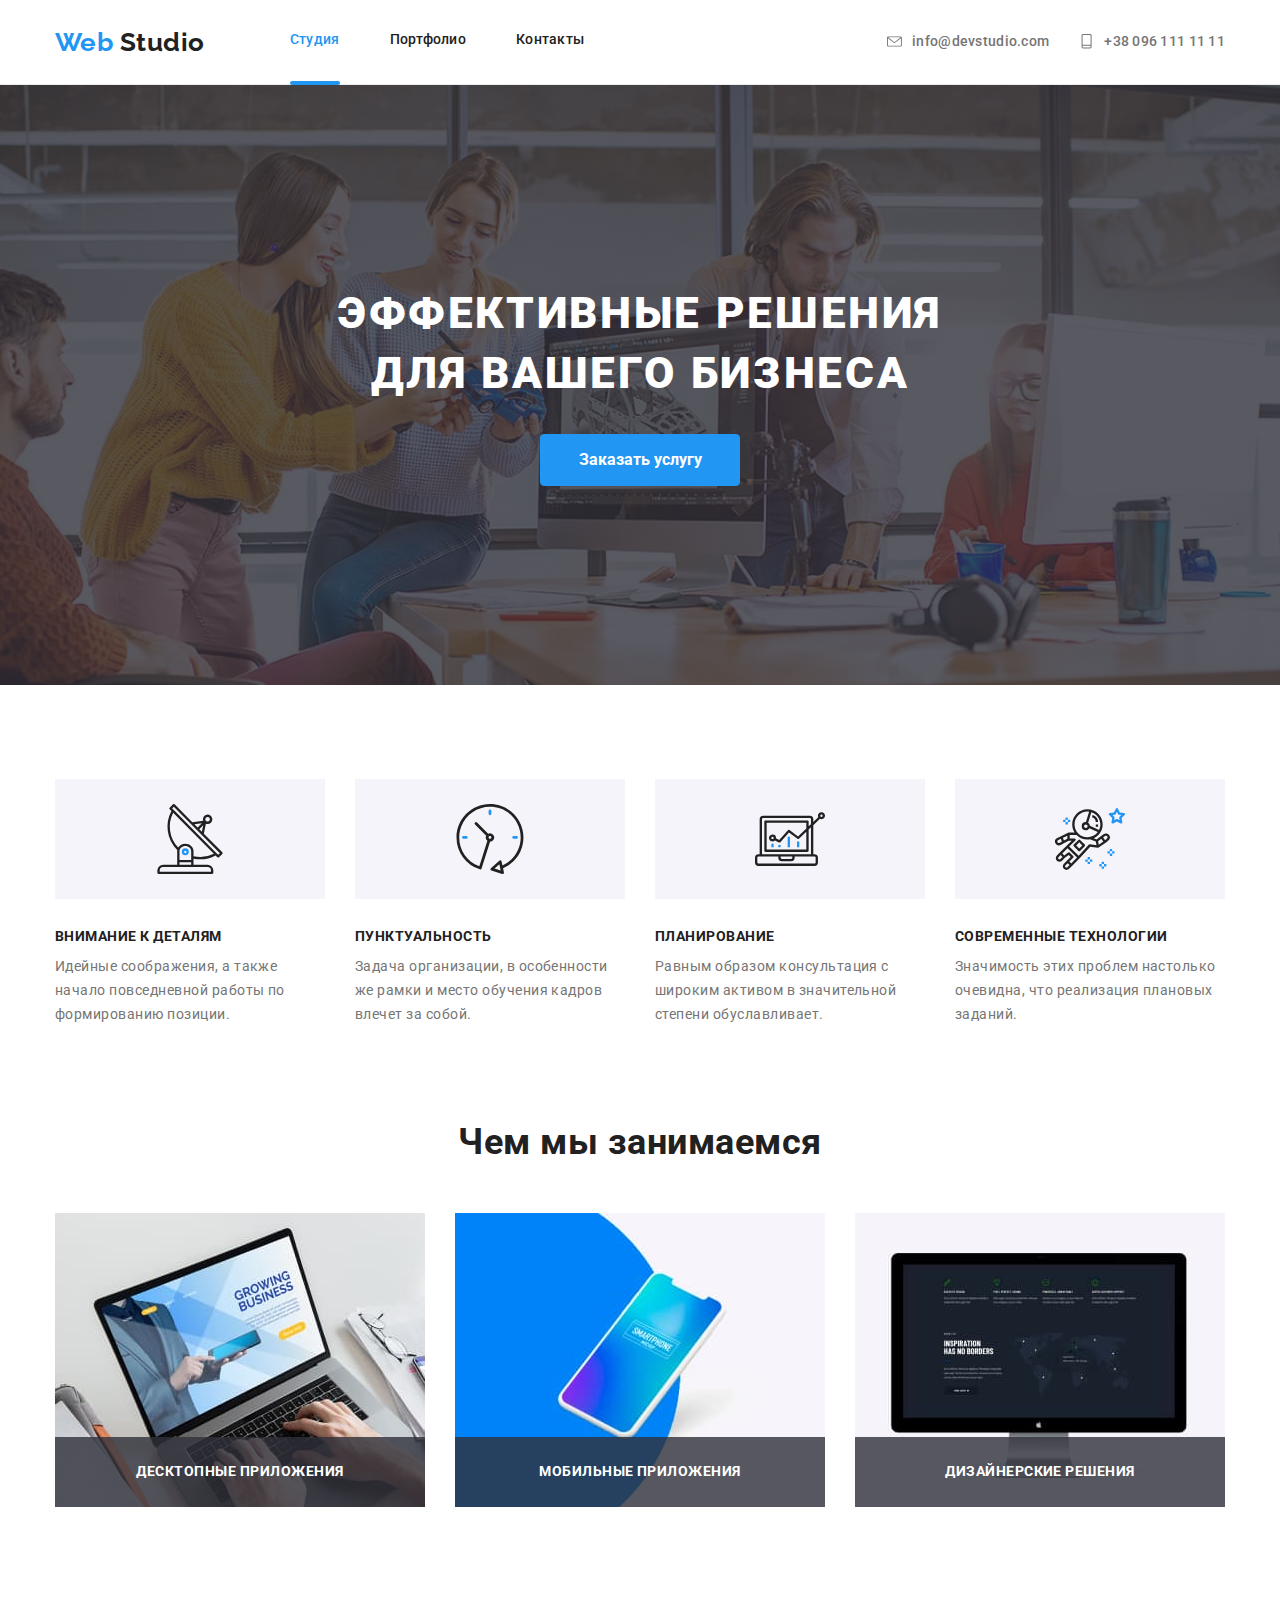
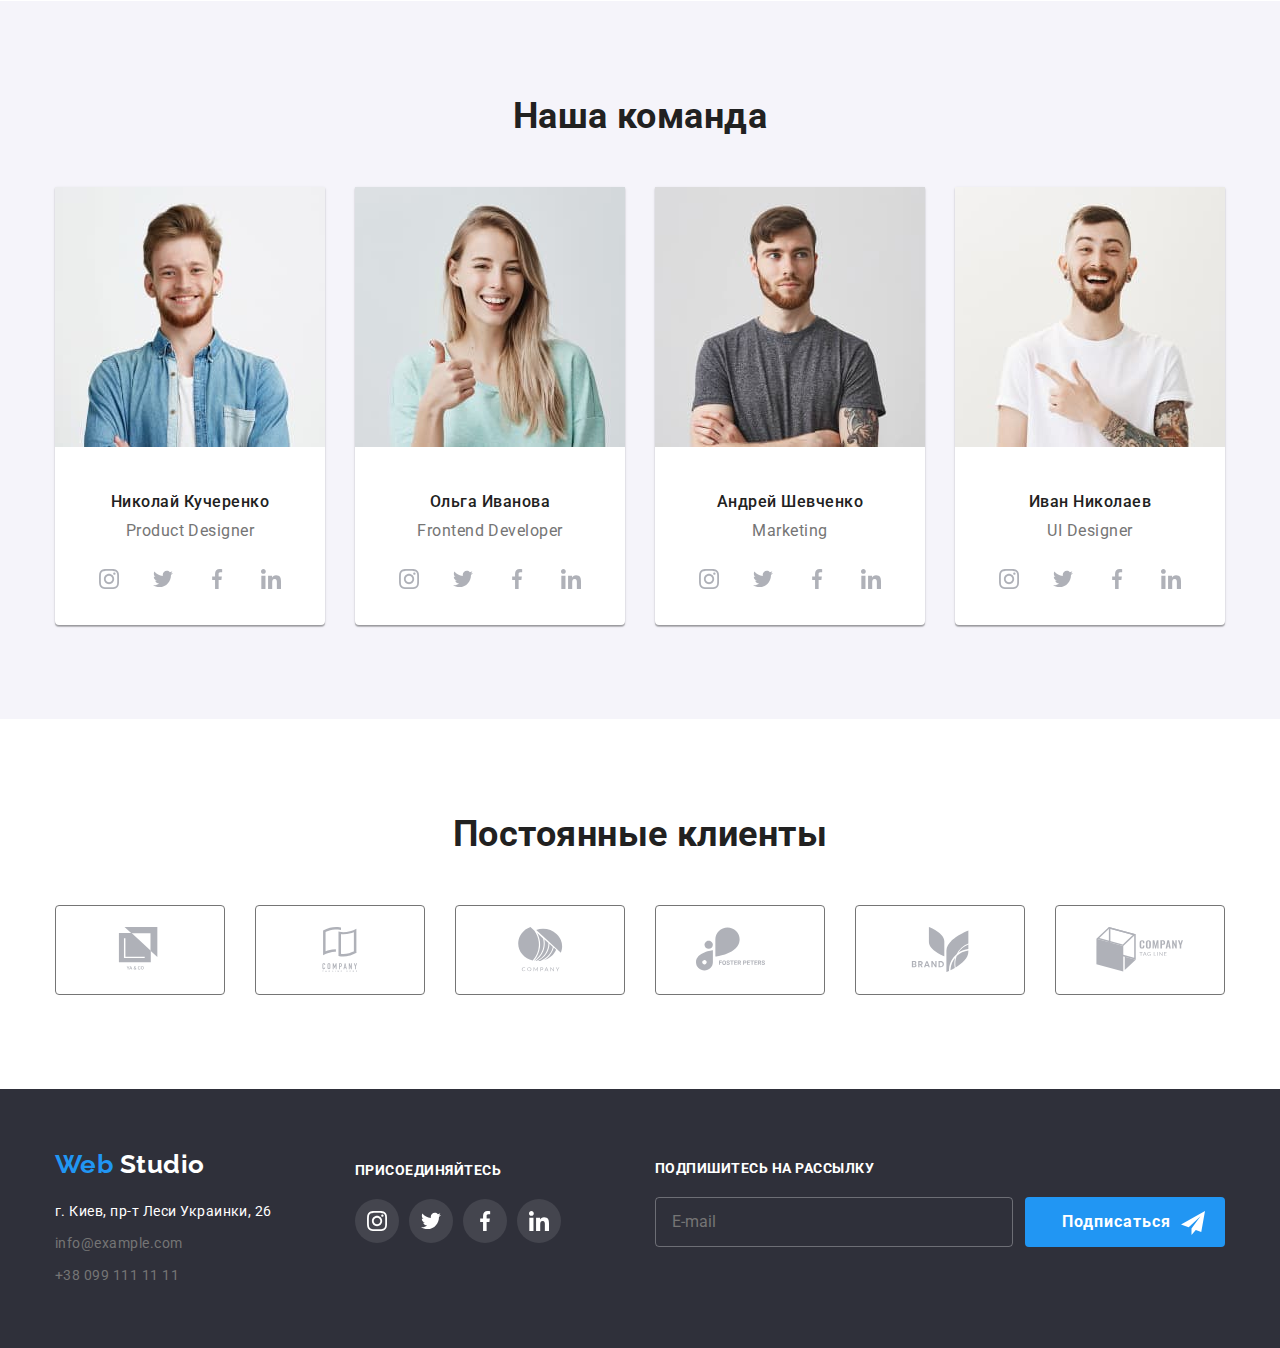
<file: index.html>
<!DOCTYPE html>
<html lang="ru">
  <head>
    <meta charset="UTF-8" />
    <meta name="viewport" content="width=device-width, initial-scale=1.0" />
    <title>Document</title>
    <link
      href="https://fonts.googleapis.com/css2?family=Raleway:wght@700&family=Roboto:wght@400;500;700&display=swap"
      rel="stylesheet"
    />
    <link
      rel="stylesheet"
      href="https://cdnjs.cloudflare.com/ajax/libs/modern-normalize/0.6.0/modern-normalize.min.css"
    />
    <link rel="stylesheet" href="./css/styles.css" />
  </head>
  <body class="page">
    <header>
      <div class="container header">
        <a href="./index.html" class="logo">
          Web <span class="logo-color">Studio</span></a
        >
        <nav class="header-nav">
          <ul class="site-nav">
            <li class="item">
              <a href="./index.html" class="link link-current">Студия</a>
            </li>
            <li class="item">
              <a href="./portfolio.html" class="link">Портфолио</a>
            </li>
            <li class="item"><a href="" class="link">Контакты</a></li>
          </ul>
        </nav>
        <ul class="auth-nav">
          <li class="adress">
            <a href="info@devstudio.com" class="adress-link">
              <svg class="svg-item-envelop">
                <use href="./sprite/symb.svg#icon-envelope"></use>
              </svg>
              info@devstudio.com</a
            >
          </li>
          <li class="adress">
            <a href="tel:+380961111111" class="adress-link">
              <svg class="svg-item-envelop">
                <use href="./sprite/symb.svg#icon-telephone"></use>
              </svg>
              +38 096 111 11 11</a
            >
          </li>
        </ul>
      </div>
    </header>
    <main>
      <section class="hero">
        <div class="hero-block">
          <h1 class="hero-title">
            Эффективные решения для вашего бизнеса
          </h1>
          <button class="button" data-modal-open>Заказать услугу</button>
        </div>
      </section>
      <section class="section advantages">
        <div class="container">
          <h2 class="section-title visually-hidden">Наши качества</h2>
          <ul class="section-list">
            <li class="advantages-item">
              <h3 class="advantages-item-title">Внимание к деталям</h3>
              <p class="advantages-text">
                Идейные соображения, а также начало повседневной работы по
                формированию позиции.
              </p>
            </li>
            <li class="advantages-item">
              <h3 class="advantages-item-title">Пунктуальность</h3>
              <p class="advantages-text">
                Задача организации, в особенности же рамки и место обучения
                кадров влечет за собой.
              </p>
            </li>
            <li class="advantages-item">
              <h3 class="advantages-item-title">Планирование</h3>
              <p class="advantages-text">
                Равным образом консультация с широким активом в значительной
                степени обуславливает.
              </p>
            </li>
            <li class="advantages-item">
              <h3 class="advantages-item-title">Современные технологии</h3>
              <p class="advantages-text">
                Значимость этих проблем настолько очевидна, что реализация
                плановых заданий.
              </p>
            </li>
          </ul>
        </div>
      </section>
      <section class="section specialty">
        <div class="container">
          <h2 class="section-title skills">Чем мы занимаемся</h2>
          <ul class="section-list">
            <li class="specialty-item">
              <img src="./img/img1.jpg" alt="" width="370" />
              <h3 class="specialty-title">Десктопные приложения</h3>
            </li>
            <li class="specialty-item">
              <img src="./img/box.jpg" alt="" width="370" />
              <h3 class="specialty-title">Мобильные приложения</h3>
            </li>
            <li class="specialty-item">
              <img src="./img/img2.jpg" alt="" width="370" />
              <h3 class="specialty-title">Дизайнерские решения</h3>
            </li>
          </ul>
        </div>
      </section>
      <section class="section team">
        <div class="container">
          <h2 class="section-title title-team">Наша команда</h2>
          <ul class="section-list">
            <li class="team-item">
              <img src="./img/img3.jpg" alt="" width="270" />
              <div class="team-box">
                <h3 class="team-title">Николай Кучеренко</h3>
                <p class="team-worker">Product Designer</p>
                <ul class="icon-list">
                  <li>
                    <a href="#" aria-label="Instagram" class="team-link">
                      <svg class="icon-social-link">
                        <use
                          href="./sprite/symb.svg#icon-social-link-instagram"
                        ></use>
                      </svg>
                    </a>
                  </li>

                  <li>
                    <a href="#" aria-label="Twitter" class="team-link">
                      <svg class="icon-social-link">
                        <use
                          href="./sprite/symb.svg#icon-social-link-twitter"
                        ></use>
                      </svg>
                    </a>
                  </li>
                  <li>
                    <a href="#" aria-label="Facebook" class="team-link">
                      <svg class="icon-social-link">
                        <use
                          href="./sprite/symb.svg#icon-social-link-facebook"
                        ></use>
                      </svg>
                    </a>
                  </li>
                  <li>
                    <a href="#" aria-label="linkedin" class="team-link">
                      <svg class="icon-social-link">
                        <use
                          href="./sprite/symb.svg#icon-social-link-linkedin"
                        ></use>
                      </svg>
                    </a>
                  </li>
                </ul>
              </div>
            </li>
            <li class="team-item">
              <img src="./img/img4.jpg" alt="" width="270" />
              <div class="team-box">
                <h3 class="team-title">Ольга Иванова</h3>
                <p class="team-worker">Frontend Developer</p>
                <ul class="icon-list">
                  <li>
                    <a href="#" aria-label="Instagram" class="team-link">
                      <svg class="icon-social-link">
                        <use
                          href="./sprite/symb.svg#icon-social-link-instagram"
                        ></use>
                      </svg>
                    </a>
                  </li>
                  <li>
                    <a href="#" aria-label="Twitter" class="team-link">
                      <svg class="icon-social-link">
                        <use
                          href="./sprite/symb.svg#icon-social-link-twitter"
                        ></use>
                      </svg>
                    </a>
                  </li>
                  <li>
                    <a href="#" aria-label="Facebook" class="team-link">
                      <svg class="icon-social-link">
                        <use
                          href="./sprite/symb.svg#icon-social-link-facebook"
                        ></use>
                      </svg>
                    </a>
                  </li>
                  <li>
                    <a href="#" aria-label="linkedin" class="team-link">
                      <svg class="icon-social-link">
                        <use
                          href="./sprite/symb.svg#icon-social-link-linkedin"
                        ></use>
                      </svg>
                    </a>
                  </li>
                </ul>
              </div>
            </li>
            <li class="team-item">
              <img src="./img/img5.jpg" alt="" width="270" />
              <div class="team-box">
                <h3 class="team-title">Андрей Шевченко</h3>
                <p class="team-worker">Marketing</p>
                <ul class="icon-list">
                  <li>
                    <a href="#" aria-label="Instagram" class="team-link">
                      <svg class="icon-social-link">
                        <use
                          href="./sprite/symb.svg#icon-social-link-instagram"
                        ></use>
                      </svg>
                    </a>
                  </li>
                  <li>
                    <a href="#" aria-label="Twitter" class="team-link">
                      <svg class="icon-social-link">
                        <use
                          href="./sprite/symb.svg#icon-social-link-twitter"
                        ></use>
                      </svg>
                    </a>
                  </li>
                  <li>
                    <a href="#" aria-label="Facebook" class="team-link">
                      <svg class="icon-social-link">
                        <use
                          href="./sprite/symb.svg#icon-social-link-facebook"
                        ></use>
                      </svg>
                    </a>
                  </li>
                  <li>
                    <a href="#" aria-label="linkedin" class="team-link">
                      <svg class="icon-social-link">
                        <use
                          href="./sprite/symb.svg#icon-social-link-linkedin"
                        ></use>
                      </svg>
                    </a>
                  </li>
                </ul>
              </div>
            </li>
            <li class="team-item">
              <img src="./img/img6.jpg " alt="" width="270" />
              <div class="team-box">
                <h3 class="team-title">Иван Николаев</h3>
                <p class="team-worker">UI Designer</p>
                <ul class="icon-list">
                  <li>
                    <a href="#" aria-label="Instagram" class="team-link">
                      <svg class="icon-social-link">
                        <use
                          href="./sprite/symb.svg#icon-social-link-instagram"
                        ></use>
                      </svg>
                    </a>
                  </li>
                  <li>
                    <a href="#" aria-label="Twitter" class="team-link">
                      <svg class="icon-social-link">
                        <use
                          href="./sprite/symb.svg#icon-social-link-twitter"
                        ></use>
                      </svg>
                    </a>
                  </li>
                  <li>
                    <a href="#" aria-label="Facebook" class="team-link">
                      <svg class="icon-social-link">
                        <use
                          href="./sprite/symb.svg#icon-social-link-facebook"
                        ></use>
                      </svg>
                    </a>
                  </li>
                  <li>
                    <a href="#" aria-label="linkedin" class="team-link">
                      <svg class="icon-social-link">
                        <use
                          href="./sprite/symb.svg#icon-social-link-linkedin"
                        ></use>
                      </svg>
                    </a>
                  </li>
                </ul>
              </div>
            </li>
          </ul>
        </div>
      </section>
      <section class="section customers">
        <div class="container">
          <h2 class="section-title">Постоянные клиенты</h2>
          <ul class="section-list customers-icon">
            <li class="customers-item">
              <a
                href="#"
                aria-label="Ссылка на компанию1"
                class="customers-link"
              >
                <svg class="icon-logo">
                  <use href="./sprite/symb.svg#icon-logo-1"></use>
                </svg>
              </a>
            </li>
            <li class="customers-item">
              <a
                href="#"
                aria-label="Ссылка на компанию2"
                class="customers-link"
              >
                <svg class="icon-logo">
                  <use href="./sprite/symb.svg#icon-logo-2"></use>
                </svg>
              </a>
            </li>
            <li class="customers-item">
              <a
                href="#"
                aria-label="Ссылка на компанию3"
                class="customers-link"
              >
                <svg class="icon-logo">
                  <use href="./sprite/symb.svg#icon-logo-3"></use>
                </svg>
              </a>
            </li>
            <li class="customers-item">
              <a
                href="#"
                aria-label="Ссылка на компанию4"
                class="customers-link"
              >
                <svg class="icon-logo">
                  <use href="./sprite/symb.svg#icon-logo-4"></use>
                </svg>
              </a>
            </li>
            <li class="customers-item">
              <a
                href="#"
                aria-label="Ссылка на компанию5"
                class="customers-link"
              >
                <svg class="icon-logo">
                  <use href="./sprite/symb.svg#icon-logo-5"></use>
                </svg>
              </a>
            </li>
            <li class="customers-item">
              <a
                href="#"
                aria-label="Ссылка на компанию6"
                class="customers-link"
              >
                <svg class="icon-logo">
                  <use href="./sprite/symb.svg#icon-logo-6"></use>
                </svg>
              </a>
            </li>
          </ul>
        </div>
      </section>
    </main>
    <footer class="footer">
      <div class="container footer-blocks">
        <div class="footer-container">
          <a href="./index.html" class="logo logo-footer"
            >Web <span class="logo-color-footer">Studio</span></a
          >
          <address class="footer-nav">
            <span class="footer-title">г. Киев, пр-т Леси Украинки, 26</span>
            <br />
            <a href="info@example.com" class="footer-adress"
              >info@example.com</a
            >
            <br />
            <a href="+380991111111" class="footer-adress">+38 099 111 11 11</a>
          </address>
        </div>
        <div class="footer-secondary-block">
          <b class="footer-title uppercase">присоединяйтесь</b>
          <ul class="icon-list-footer">
            <li class="footer-list">
              <a href="#" aria-label="Instagram" class="footer-icon-link">
                <svg class="icon-social-link-footer">
                  <use
                    href="./sprite/symb.svg#icon-social-link-instagram"
                  ></use>
                </svg>
              </a>
            </li>
            <li class="footer-list">
              <a href="#" aria-label="Twitter" class="footer-icon-link">
                <svg class="icon-social-link-footer">
                  <use href="./sprite/symb.svg#icon-social-link-twitter"></use>
                </svg>
              </a>
            </li>
            <li class="footer-list">
              <a href="#" aria-label="Facebook" class="footer-icon-link">
                <svg class="icon-social-link-footer">
                  <use href="./sprite/symb.svg#icon-social-link-facebook"></use>
                </svg>
              </a>
            </li>
            <li class="footer-list">
              <a href="#" aria-label="linkedin" class="footer-icon-link">
                <svg class="icon-social-link-footer">
                  <use href="./sprite/symb.svg#icon-social-link-linkedin"></use>
                </svg>
              </a>
            </li>
          </ul>
        </div>
        <div class="footer-secondary-block">
          <form class="form-footer">
            <b class="footer-title uppercase">Подпишитесь на рассылку</b>
            <!-- <label for="mail"></label>Почта</label> -->
            <div class="footer-form-position">
              <input
                class="input-footer"
                type="email"
                name="mail"
                id="mail-footer"
                placeholder="E-mail"
              />
              <button type="submit" class="button-footer">
                Подписаться
                <svg class="icon-telegram">
                  <use href="./sprite/symb.svg#icon-telegram"></use>
                </svg>
              </button>
            </div>
          </form>
        </div>
      </div>
    </footer>

    <div class="backdrop is-hidden" data-modal>
      <div class="backdrop-row">
        <div class="modal">
          <h2 class="form-title">Оставьте свои данные, мы вам перезвоним</h2>
          <button type="button" class="form-close-icon" data-modal-close>
            <svg class="icon-close">
              <use href="./sprite/symb.svg#icon-close"></use>
            </svg>
          </button>
          <form class="form-main">
            <div class="form-field">
              <input
                class="form-input"
                type="text"
                name="name"
                id="name"
                placeholder=" "
              />
              <label class="form-label" for="name">Имя</label>
              <svg class="icon-input">
                <use href="./sprite/symb.svg#icon-person-modal"></use>
              </svg>
            </div>
            <div class="form-field">
              <input
                class="form-input"
                type="tel"
                name="tel"
                id="tel"
                placeholder=" "
              />
              <label class="form-label" for="tel">Телефон</label>
              <svg class="icon-input">
                <use href="./sprite/symb.svg#icon-phone-modal"></use>
              </svg>
            </div>
            <div class="form-field">
              <input
                class="form-input"
                type="email"
                name="mail"
                id="mail"
                placeholder=" "
              />
              <label class="form-label" for="mail">Почта</label>
              <svg class="icon-input">
                <use href="./sprite/symb.svg#icon-email-modal"></use>
              </svg>
            </div>
            <div class="form-comment">
              <textarea
                name="comment"
                id="comment"
                rows="10"
                class="comment"
                placeholder="Комментарий"
              ></textarea>
            </div>
            <div class="checkbox">
              <label for="agree" class="checkbox-label"
                ><input
                  class="checkbox-input"
                  type="checkbox"
                  name="topik"
                  value="agree "
                  id="agree"
                /><span class="checkbox-icon">
                  <svg class="icon-check-modal">
                    <use href="./sprite/symb.svg#icon-check-modal"></use>
                  </svg>
                </span>
                Соглашаюсь с рассылкой и принимаю
                <a class="form-link" href="#">Условия договора</a></label
              >
            </div>
            <button type="submit" class="button-form">Отправить</button>
          </form>
        </div>
      </div>
    </div>

    <script src="./js/modal.js"></script>
  </body>
</html>
</file>
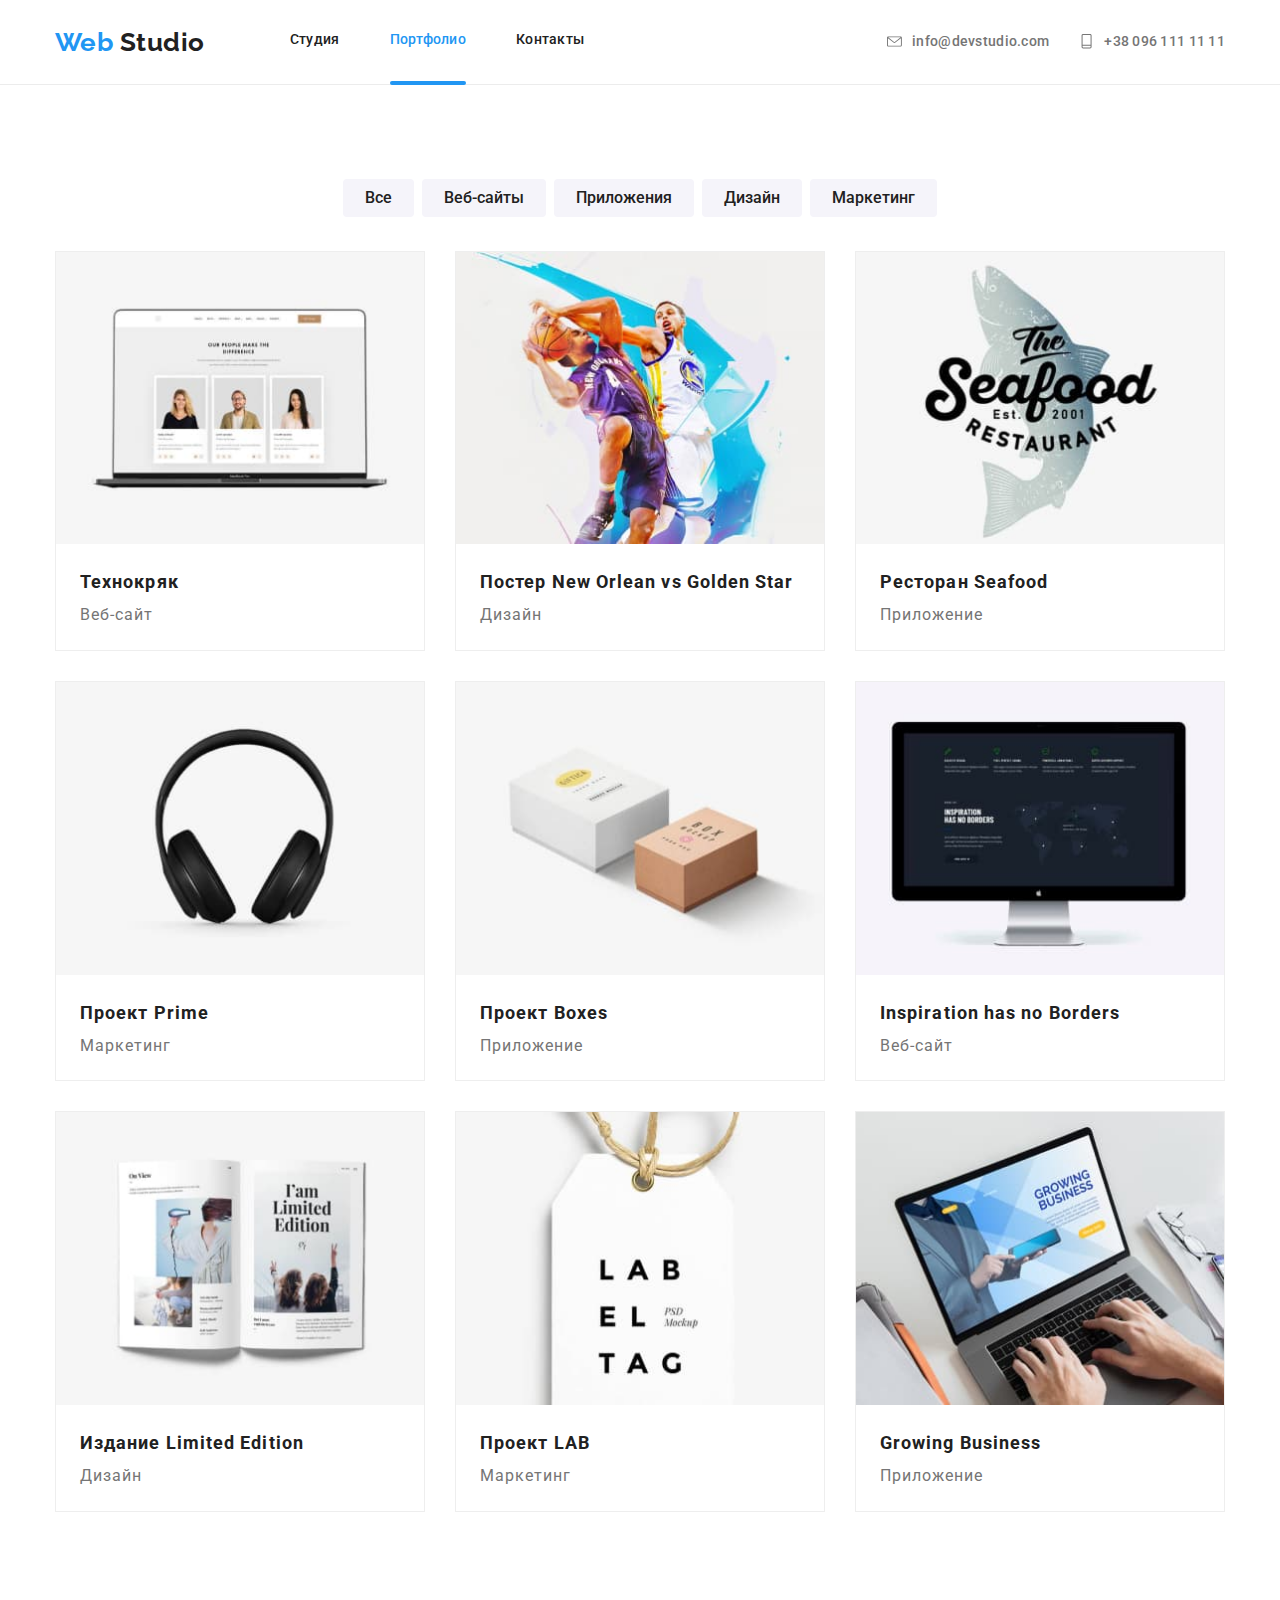
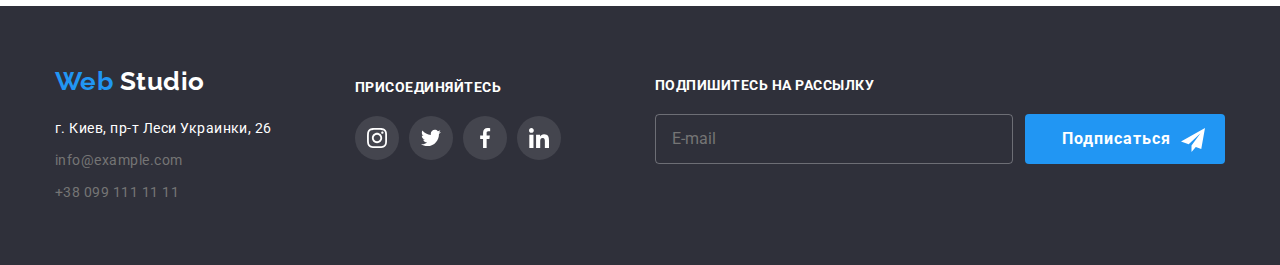
<file: portfolio.html>
<!DOCTYPE html>
<html lang="ru">
  <head>
    <meta charset="UTF-8" />
    <meta name="viewport" content="width=device-width, initial-scale=1.0" />
    <title>Document</title>
    <link
      href="https://fonts.googleapis.com/css2?family=Raleway:wght@700&family=Roboto:wght@400;500;700&display=swap"
      rel="stylesheet"
    />
    <link
      rel="stylesheet"
      href="https://cdnjs.cloudflare.com/ajax/libs/modern-normalize/0.6.0/modern-normalize.min.css"
    />
    <link rel="stylesheet" href="./css/styles.css" />
  </head>
  <body class="page">
    <header>
      <div class="container header">
        <a href="./index.html" class="logo">
          Web <span class="logo-color">Studio</span></a
        >
        <nav class="header-nav">
          <ul class="site-nav">
            <li class="item">
              <a href="./index.html" class="link">Студия</a>
            </li>
            <li class="item">
              <a href="./portfolio.html" class="link link-current">Портфолио</a>
            </li>
            <li class="item"><a href="" class="link">Контакты</a></li>
          </ul>
        </nav>
        <ul class="auth-nav">
          <li class="adress">
            <a href="info@devstudio.com" class="adress-link">
              <svg class="svg-item-envelop">
                <use href="./sprite/symb.svg#icon-envelope"></use>
              </svg>
              info@devstudio.com</a
            >
          </li>
          <li class="adress">
            <a href="tel:+380961111111" class="adress-link">
              <svg class="svg-item-envelop">
                <use href="./sprite/symb.svg#icon-telephone"></use>
              </svg>
              +38 096 111 11 11</a
            >
          </li>
        </ul>
      </div>
    </header>
    <main>
      <section class="section portfolio-page">
        <div class="container portfolio-container">
          <h1 class="portfolio-main-title">Портфолио</h1>
          <ul class="button-list">
            <li class="button-item">
              <button class="button-portfolio" type="button">Все</button>
            </li>
            <li class="button-item">
              <button class="button-portfolio" type="button">Веб-сайты</button>
            </li>
            <li class="button-item">
              <button class="button-portfolio" type="button">Приложения</button>
            </li>
            <li class="button-item">
              <button class="button-portfolio" type="button">Дизайн</button>
            </li>
            <li class="button-item">
              <button class="button-portfolio" type="button">Маркетинг</button>
            </li>
          </ul>
          <ul class="portfolio-list">
            <li class="portfolio-item">
              <a href="" class="portfolio-links">
                <div class="image-wrap">
                  <img src="./img/portfolio1.jpg" alt="" width="370" />
                  <p class="portfolio-text-accent">
                    Технокряк это современная площадка распространения
                    коронавируса. Компании используют эту платформу для
                    цифрового шпионажа и атак на защищённые сервера конкурентов.
                  </p>
                </div>
                <div class="portfolio-list-text">
                  <h2 class="portfolio-titles">Технокряк</h2>
                  <p class="portfolio-text">Веб-сайт</p>
                </div>
              </a>
            </li>
            <li class="portfolio-item">
              <a href="" class="portfolio-links">
                <div class="image-wrap">
                  <img src="./img/portfolio2.jpg" alt="" width="370" />
                  <p class="portfolio-text-accent">
                    Технокряк это современная площадка распространения
                    коронавируса. Компании используют эту платформу для
                    цифрового шпионажа и атак на защищённые сервера конкурентов.
                  </p>
                </div>
                <div class="portfolio-list-text">
                  <h2 class="portfolio-titles">
                    Постер New Orlean vs Golden Star
                  </h2>
                  <p class="portfolio-text">Дизайн</p>
                </div>
              </a>
            </li>
            <li class="portfolio-item">
              <a href="" class="portfolio-links">
                <div class="image-wrap">
                  <img src="./img/portfolio3.jpg" alt="" width="370" />
                  <p class="portfolio-text-accent">
                    Технокряк это современная площадка распространения
                    коронавируса. Компании используют эту платформу для
                    цифрового шпионажа и атак на защищённые сервера конкурентов.
                  </p>
                </div>
                <div class="portfolio-list-text">
                  <h2 class="portfolio-titles">Ресторан Seafood</h2>
                  <p class="portfolio-text">Приложение</p>
                </div>
              </a>
            </li>
            <li class="portfolio-item">
              <a href="" class="portfolio-links">
                <div class="image-wrap">
                  <img src="./img/portfolio4.jpg" alt="" width="370" />
                  <p class="portfolio-text-accent">
                    Технокряк это современная площадка распространения
                    коронавируса. Компании используют эту платформу для
                    цифрового шпионажа и атак на защищённые сервера конкурентов.
                  </p>
                </div>
                <div class="portfolio-list-text">
                  <h2 class="portfolio-titles">Проект Prime</h2>
                  <p class="portfolio-text">Маркетинг</p>
                </div>
              </a>
            </li>
            <li class="portfolio-item">
              <a href="" class="portfolio-links">
                <div class="image-wrap">
                  <img src="./img/portfolio5.jpg" alt="" width="370" />
                  <p class="portfolio-text-accent">
                    Технокряк это современная площадка распространения
                    коронавируса. Компании используют эту платформу для
                    цифрового шпионажа и атак на защищённые сервера конкурентов.
                  </p>
                </div>
                <div class="portfolio-list-text">
                  <h2 class="portfolio-titles">Проект Boxes</h2>
                  <p class="portfolio-text">Приложение</p>
                </div>
              </a>
            </li>
            <li class="portfolio-item">
              <a href="" class="portfolio-links">
                <div class="image-wrap">
                  <img src="./img/portfolio6.jpg" alt="" width="370" />
                  <p class="portfolio-text-accent">
                    Технокряк это современная площадка распространения
                    коронавируса. Компании используют эту платформу для
                    цифрового шпионажа и атак на защищённые сервера конкурентов.
                  </p>
                </div>
                <div class="portfolio-list-text">
                  <h2 class="portfolio-titles">Inspiration has no Borders</h2>
                  <p class="portfolio-text">Веб-сайт</p>
                </div>
              </a>
            </li>
            <li class="portfolio-item">
              <a href="" class="portfolio-links">
                <div class="image-wrap">
                  <img src="./img/portfolio7.jpg" alt="" width="370" />
                  <p class="portfolio-text-accent">
                    Технокряк это современная площадка распространения
                    коронавируса. Компании используют эту платформу для
                    цифрового шпионажа и атак на защищённые сервера конкурентов.
                  </p>
                </div>
                <div class="portfolio-list-text">
                  <h2 class="portfolio-titles">Издание Limited Edition</h2>
                  <p class="portfolio-text">Дизайн</p>
                </div>
              </a>
            </li>
            <li class="portfolio-item">
              <a href="" class="portfolio-links">
                <div class="image-wrap">
                  <img src="./img/portfolio8.jpg" alt="" width="370" />
                  <p class="portfolio-text-accent">
                    Технокряк это современная площадка распространения
                    коронавируса. Компании используют эту платформу для
                    цифрового шпионажа и атак на защищённые сервера конкурентов.
                  </p>
                </div>
                <div class="portfolio-list-text">
                  <h2 class="portfolio-titles">Проект LAB</h2>
                  <p class="portfolio-text">Маркетинг</p>
                </div>
              </a>
            </li>
            <li class="portfolio-item">
              <a href="" class="portfolio-links">
                <div class="image-wrap">
                  <img src="./img/portfolio9.jpg" alt="" width="370" />
                  <p class="portfolio-text-accent">
                    Технокряк это современная площадка распространения
                    коронавируса. Компании используют эту платформу для
                    цифрового шпионажа и атак на защищённые сервера конкурентов.
                  </p>
                </div>
                <div class="portfolio-list-text">
                  <h2 class="portfolio-titles">Growing Business</h2>
                  <p class="portfolio-text">Приложение</p>
                </div>
              </a>
            </li>
          </ul>
        </div>
      </section>
    </main>
    <footer class="footer">
      <div class="container footer-blocks">
        <div class="footer-container">
          <a href="./index.html" class="logo logo-footer"
            >Web <span class="logo-color-footer">Studio</span></a
          >
          <address class="footer-nav">
            <span class="footer-title">г. Киев, пр-т Леси Украинки, 26</span>
            <br />
            <a href="info@example.com" class="footer-adress"
              >info@example.com</a
            >
            <br />
            <a href="+380991111111" class="footer-adress">+38 099 111 11 11</a>
          </address>
        </div>
        <div class="footer-secondary-block">
          <b class="footer-title uppercase">присоединяйтесь</b>
          <ul class="icon-list-footer">
            <li class="footer-list">
              <a href="#" aria-label="Instagram" class="footer-icon-link">
                <svg class="icon-social-link-footer">
                  <use
                    href="./sprite/symb.svg#icon-social-link-instagram"
                  ></use>
                </svg>
              </a>
            </li>
            <li class="footer-list">
              <a href="#" aria-label="Twitter" class="footer-icon-link">
                <svg class="icon-social-link-footer">
                  <use href="./sprite/symb.svg#icon-social-link-twitter"></use>
                </svg>
              </a>
            </li>
            <li class="footer-list">
              <a href="#" aria-label="Facebook" class="footer-icon-link">
                <svg class="icon-social-link-footer">
                  <use href="./sprite/symb.svg#icon-social-link-facebook"></use>
                </svg>
              </a>
            </li>
            <li class="footer-list">
              <a href="#" aria-label="linkedin" class="footer-icon-link">
                <svg class="icon-social-link-footer">
                  <use href="./sprite/symb.svg#icon-social-link-linkedin"></use>
                </svg>
              </a>
            </li>
          </ul>
        </div>
        <div class="footer-secondary-block">
          <form class="form-footer">
            <b class="footer-title uppercase">Подпишитесь на рассылку</b>
            <!-- <label for="mail"></label>Почта</label> -->
            <div class="footer-form-position">
              <input
                class="input-footer"
                type="email"
                name="mail"
                id="mail"
                placeholder="E-mail"
              />
              <button type="submit" class="button-footer">
                Подписаться
                <svg class="icon-telegram">
                  <use href="./sprite/symb.svg#icon-telegram"></use>
                </svg>
              </button>
            </div>
          </form>
        </div>
      </div>
    </footer>
  </body>
</html>
</file>
<file: css/styles.css>
:root {
  --primary-text-color: #757575;
  --title-text-color: #212121;
  --white-title-text-color: #ffffff;
  --accent-color: #2196f3;
  --footer-text-color: rgba(255, 255, 255, 0.6);
  --portfolio-button: #f5f4fa;
  --portfolio-text: #757575;
  --background-color-footer: #2f303a;
  --border-color-portfolio: #eeeeee;
  --icon-color: #afb1b8;
  --background-icon-color: rgba(255, 255, 255, 0.1);
  --background-portfolio-img: rgba(33, 150, 243, 0.9);
  --background-color-button-form: #188CE8;
  --border-botton-color: rgba(255, 255, 255, 0.3);
}

.page {
  background-color: var(--white-title-text-color);
  color: var(--primary-text-color);

  font-family: Roboto, sans-serif;
  letter-spacing: 0.03em;
}
ul {
  list-style: none;
  margin-top: 0px;
  margin-bottom: 0px;
}

img {
  display: block;
  max-width: 100%; 
  height: auto; 
}

a {
  /* display: block; */
  text-decoration: none;
}
main {
   border-top: solid 1px #ECECEC;
}
:hover,
:focus {
  transition: 250ms cubic-bezier(0.4, 0, 0.2, 1);
}
.section-list {
  display: flex;
  padding-left: 0px;
}
.logo {
  color: var(--accent-color);
  font-family: Raleway, sans-serif;
  text-decoration: none;

  font-weight: 700;
  font-size: 26px;
  line-height: 1.19;
  margin-right: 85px;
}
.logo-color {
  color: var(--title-text-color);
}
.logo-color-footer {
  color: var(--white-title-text-color);
}
.container {
  margin-left: auto;
  margin-right: auto;
  width: 1200px;
  padding-left: 15px;
  padding-right: 15px;
}
.section {
  padding-top: 94px;
  padding-bottom: 94px;
}
.visually-hidden {
  position: absolute !important;
  clip: rect(1px 1px 1px 1px); /* IE6, IE7 */
  clip: rect(1px, 1px, 1px, 1px);
  padding: 0 !important;
  border: 0 !important;
  height: 1px !important;
  width: 1px !important;
  overflow: hidden;
}

/*site-nav*/

.container.header {
  display: flex;
  align-items: center;
}
.site-nav {
  display: flex;
  padding-left: 0px;
}
.site-nav .item:not(:last-child) {
  margin-right: 50px;
}
.site-nav .link {
  padding-top: 32px;
  padding-bottom: 32px;
  display: block;
  color: var(--title-text-color);

  letter-spacing: 0.02em;
  text-decoration: none;
  font-weight: 500;
  font-size: 14px;
  line-height: 1.14;
}
.site-nav .link:hover,
.site-nav .link:focus {
  color: var(--accent-color);
}
.site-nav .link-current {
  color: var(--accent-color);
}
.link.link-current::after {
  display: block;
  content: "";
  width: inherit;
  height: 4px;
  background-color: var(--accent-color);
  border-radius: 2px;
  position: relative;
  top: 33px;
} 
.auth-nav {
  display: flex;
  padding-left: 0px;
  margin-left: auto;
  align-items: center;
}
.auth-nav .adress:not(:last-child) {
  margin-right: 30px;
}
.auth-nav .adress-link {
  padding-top: 32px;
  padding-bottom: 32px;
  display: flex;
  color: var(--primary-text-color);
  letter-spacing: 0.02em;
  text-decoration: none;

  font-weight: 500;
  font-size: 14px;
  line-height: 1.14;
}

.svg-item-envelop {
  width: 15px;
  height: 15px;
  fill: var(--primary-text-color);
  margin-right: 10px;
}

.adress-link:hover .svg-item-envelop,
.adress-link:focus .svg-item-envelop {
  fill: var(--accent-color);
}

.adress-link:hover,
.adress-link:focus {
  color: var(--accent-color);
}
.adress-logo {
  margin-right: 10px;
}

/* main*/

.hero {
  letter-spacing: 0.06em;
  text-align: center;
  height: 600px;
  max-width: 1600px;
  margin-left: auto;
  margin-right: auto;
  display: flex;
}
.hero {
  background-image: linear-gradient(
      rgba(47, 48, 58, 0.8),
      rgba(47, 48, 58, 0.8)
    ),
    url(../img/logo-img.jpg);
  background-color: rgba(47, 48, 58, 0.8);
  background-repeat: no-repeat;
  background-position: center;
  background-size: cover;
}
.hero-block {
  max-width: 696px;
  margin: auto;
  flex-direction: column;
  align-items: center;

}
.hero .hero-title,
.hero .button {
  color: var(--white-title-text-color);
}
.hero .hero-title {
  margin-top: 0px;
  margin-bottom: 0px;
  font-weight: 900;
  font-size: 44px;
  line-height: 1.36;
  text-transform: uppercase;
  letter-spacing: 0.06em;
}
.button {
  color: var(--white-title-text-color);
  background-color: var(--accent-color);
  border: 1px solid var(--accent-color);
  margin-top: 30px;
  display: inline-block;
  text-decoration: none;
  font-weight: 700;
  font-size: 16px;
  line-height: 1.87;
  border-radius: 4px;
  padding: 10px 32px;
  min-width: 200px;
}
.button:hover,
.button:focus {
  color: var(--accent-color);
  background-color: var(--white-title-text-color);
}
.section-title {
  color: var(--title-text-color);

  font-weight: 700;
  font-size: 36px;
  line-height: 1.17;
  text-align: center;
  margin-top: 0px;
  margin-bottom: 50px;
}
.section.team-section {
  background-color: var(--portfolio-button);
}

/*advantages*/

.section.advantages {
  padding-bottom: 0px;
}
.advantages .advantages-item:not(:last-child) {
  margin-right: 30px;
}
.advantages-link {
  margin-left: auto;
  margin-right: auto;
  padding: 25px 100px;
  background-color: var(--portfolio-button);
}
.advantages .advantages-item-title {
  color: var(--title-text-color);

  margin-top: 30px;
  margin-bottom: 0px;
  font-weight: 700;
  font-size: 14px;
  line-height: 1.14;
  text-transform: uppercase;
}
.advantages-text {
  font-size: 14px;
  line-height: 1.71;
  margin-top: 10px;
  margin-bottom: 0px;
}
.advantages-item {
  width: 270px;
}
.advantages-item::before {
  display: block;
  content: "";
  height: 120px;
  background-repeat: no-repeat;
  background-position: center;
  background-color: var(--portfolio-button);
}
.advantages-item:nth-child(1)::before {
  background-image: url(../img/antenna1.svg);
}
.advantages-item:nth-child(2)::before {
  background-image: url(../img/clock1.svg);
}
.advantages-item:nth-child(3)::before {
  background-image: url(../img/diagram1.svg);
}
.advantages-item:nth-child(4)::before {
  background-image: url(../img/astronaut1.svg);
}

/*specialty*/

.specialty .specialty-item:not(:last-child) {
  margin-right: 30px;
}
.specialty-item {
  width: 370px;
  position: relative;
}
.specialty-title {
  color: var(--white-title-text-color);
  background-image: linear-gradient(
    rgba(47, 48, 58, 0.8) 80%,
    rgba(47, 48, 58, 0.8) 80%
  );

  position: absolute;
  bottom: 0px;
  width: 100% ;

  padding-top: 27px;
  padding-bottom: 27px;
  font-weight: 700;
  font-size: 14px;
  line-height: 1.14;
  text-align: center;
  text-transform: uppercase;
  margin-top: 0px;
  margin-bottom: 0px;
  
}

/*team*/

.section.team {
  background-color: var(--portfolio-button);
}
.team .team-item:not(:last-child) {
  margin-right: 30px;
}
.team-item {
  width: 270px;
  background-color: var(--white-title-text-color);
  box-shadow: 0px 2px 1px rgba(0, 0, 0, 0.2), 0px 1px 1px rgba(0, 0, 0, 0.14),
    0px 1px 3px rgba(0, 0, 0, 0.12);
  border-radius: 0px 0px 4px 4px;
}
.team-box {
  padding: 30px 32px 24px;
}
.icon-social-link {
  width: 20px;
  height: 20px;
  fill: var(--icon-color);
}
.team-link {
  width: 44px;
  height: 44px;
  background-color: var(--white-title-text-color);
  display: flex;
  align-items: center;
  justify-content: center;
  margin-right: 10px;
  border-radius: 50%;
}
.icon-list {
  padding-left: 0px;
  display: flex;
  margin-top: 16px;
  justify-content: space-between;
}
.team-title {
  color: var(--title-text-color);
  margin-bottom: 0px;
  font-weight: 500;
  font-size: 16px;
  line-height: 1.18;
  text-align: center;
}
.team-link:hover .icon-social-link,
.team-link:focus .icon-social-link {
  fill: var(--white-title-text-color);
}
.team-link:hover,
.team-link:focus {
  background-color: var(--accent-color);
}
.team-worker {
  font-size: 16px;
  line-height: 1.18;
  text-align: center;
  margin-top: 10px;
  margin-bottom: 0px;
}

/*customers*/

.icon-logo {
  fill: var(--icon-color);
  width: 88px;
  height: 45px;
}
.section-list.customers-icon {
  display: flex
  align-items: center; 
  justify-content: center; 
}
.customers .customers-item:not(:last-child) {
  margin-right: 30px;
}
.customers-link {
  width: 170px;
  height: 90px;
  display: flex;
  align-items: center; 
  justify-content: center; 
  border: solid 1px;
  color: inherit;
  border-radius: 4px;
}
.customers-link:hover .icon-logo,
.customers-link:focus .icon-logo {
  fill: var(--accent-color)
}

/*footer*/

.footer-container {
  display: block;
  font-size: 14px;
  line-height: 1.71;
}
.logo-footer {
  padding-bottom: 20px;
  display: block;
}
.footer {
  background-color: var(--background-color-footer);
  padding-top: 60px;
  padding-bottom: 60px;
}
.container.footer-blocks {
  display: flex;
  /* align-items: center; */
}
.footer-blocks > div {
  width: calc((50% - 45px) / 2);
  margin-right: 30px;
}
.footer-blocks > div:last-child {
  width: calc(50% - 15px);
  margin-right: 0px;
}
.icon-list-footer {
  padding-left: 0px;
  display: flex;
  margin-top: 20px;
}
.icon-social-link-footer {
  width: 20px;
  height: 20px;
  fill: var(--white-title-text-color);
}
.footer-icon-link {
  display: flex;
  width: 44px;
  height: 44px;
  background-color: rgba(255, 255, 255, 0.1);
  align-items: center;
  justify-content: center;
  border-radius: 50%;
}
.footer-list:not(:last-child) {
  margin-right: 10px;
}

.footer-icon-link:hover,
.footer-icon-link:focus {
  background-color: var(--accent-color);
}
.footer-adress:hover,
.footer-adress:focus {
  color: var(--accent-color);
}
.footer-nav {
  font-style: normal;
}
.footer-title {
  color: var(--white-title-text-color);
  font-size: 14px;
  line-height: 1.71;
}
.footer-title.uppercase {
  text-transform: uppercase;
  font-weight: 700;
  font-size: 14px;
  line-height: 1.14;
}
.footer-adress {
  color: var(--primary-text-color);
  font-size: 14px;
  line-height: 1.71;
  text-decoration: none;
  display: inline-block;
  margin-top: 8px;
}
.footer-secondary-block {
  padding-top: 12px;
}
.form-footer {

} 
.input-footer {
  display: block;
  max-width: 358px;
  width: 100%;
  padding-top: 15px;
  padding-bottom: 15px;
  padding-left: 16px;
  border-radius: 4px;
  background-color: inherit;
  border: 1px solid var(--border-botton-color);
  margin-right: 12px;
  color: var(--footer-text-color);
}
.footer-form-position {
  display: flex;
  position: relative;
  
}
.button-footer {
  color: var(--white-title-text-color);
  background-color: var(--accent-color);
  border: 1px solid var(--accent-color);
  font-weight: 700;
  font-size: 16px;
  line-height: 1.87;
  letter-spacing: 0.06em;
  border-radius: 4px;
  padding: 10px 12px 10px 29px;
  min-width: 200px;
  border-style: none;
}
.form-footer > .footer-title {
  display: block;
  margin-bottom: 20px;
}
.icon-telegram {
  /* position: absolute; */
  width: 24px;
  height: 24px ;
  vertical-align: middle;
  margin-left: 5px;
}


/*portfolio*/

.portfolio-page {
  padding-bottom: 94px;
}
.portfolio-main-title {
  margin-top: 0px;
  margin-bottom: 0px;
  display: none;
}
.button-list {
  padding-left: 0px;
  padding-bottom: 34px;
  display: flex;
  justify-content: center;
}
.button-item:not(:last-child) {
  margin-right: 8px;
}
.button-portfolio {
  padding: 6px 22px;
  font-weight: 500;
  font-size: 16px;
  line-height: 1.62;
  color: var(--title-text-color);
  background-color: var(--portfolio-button);
  border-style: none;
  border-radius: 4px;
}
.button-portfolio:hover,
.button-portfolio:focus {
  color: var(--white-title-text-color);
  background-color: var(--accent-color);
  box-shadow: 0px 2px 2px rgba(0, 0, 0, 0.12), 0px 1px 2px rgba(0, 0, 0, 0.08),
    0px 3px 1px rgba(0, 0, 0, 0.1);
}

.button-link .button-item:not(:last-child) {
  margin-right: 8px;
}
.portfolio-list {
  padding-left: 0px;
  display: flex;
  flex-wrap: wrap;
}
.portfolio-list .portfolio-item:not(:last-child) {
  margin-right: 30px;
  margin-bottom: 30px;
}
.portfolio-list .portfolio-item:nth-child(3n) {
  margin-right: 0px;
}

.portfolio-list .portfolio-item:nth-last-child(-n + 3) {
  margin-bottom: 0px;
}

.portfolio-item {
  width: 370px;
  border: 1px solid var(--border-color-portfolio);
}
.porfolio-icon-link {
  padding: 13.8px 12px;
}
.portfolio-list-text {
  padding: 20px 24px;
}
.portfolio-titles {
  color: var(--title-text-color);

  font-weight: 700;
  font-size: 18px;
  line-height: 2;
  letter-spacing: 0.06em;
  margin-top: 0px;
  margin-bottom: 0px;
}
.portfolio-text {
  color: var(--portfolio-text);
  font-size: 16px;
  line-height: 1.87;
  letter-spacing: 0.06em;
  margin-top: 0px;
  margin-bottom: 0px;
}
.portfolio-text-accent {
  color: var(--white-title-text-color);
  /* background-color: var(--accent-color); */

  font-size: 18px;
  line-height: 1.56;
  margin-top: 0px;
  margin-bottom: 0px;
  position: absolute;
  top: 100%;
  left: 50%;
  transform: translate(-50%, 100%);
  width: 100%;
  padding: 24px;
  opacity: 0;
   transition: all 250ms cubic-bezier(0.4, 0, 0.2, 1);
}
.portfolio-item:hover,
.portfolio-item:focus {
  box-shadow: 1px 4px 6px rgba(0, 0, 0, 0.16), 0px 4px 4px rgba(0, 0, 0, 0.06),
    0px 1px 1px rgba(0, 0, 0, 0.12);
}
.portfolio-item:hover .image-wrap::before,
.portfolio-item:focus .image-wrap::before {
  opacity: 1;
  transform: translateY(0);
  transition: all 250ms cubic-bezier(0.4, 0, 0.2, 1);
}
.portfolio-item:hover .portfolio-text-accent,
.portfolio-item:focus .portfolio-text-accent {
  opacity: 1;
  top: 50%;
  transform: translate(-50%, -50%);
}
.image-wrap::before {
  content: "";
  display: block;
  width: 100%;
  height: 100%;
  background-color: var(--background-portfolio-img);
  position: absolute; 
  opacity: 0;
  transition: all 250ms cubic-bezier(0.4, 0, 0.2, 1);
  transform: translateY(100%);
}
.portfolio-links {
  text-decoration: none;
}
.image-wrap {
  position: relative;
  overflow: hidden;
}

/* form */

.backdrop {
  position: fixed;
  z-index: 999;
  top: 0;
  left: 0;
  width: 100%;
  height: 100%;
  background-color: rgba(49, 48, 46, 0.5);

  transition: opacity 0.5s cubic-bezier(0.4, 0, 0.2, 1) 0.2s;
	opacity: 1;
}

.backdrop-row {
  position: absolute;
  top: 0;
  left: 0;
  right: 0;
  bottom: 0;
  display: flex;
}

.backdrop.is-hidden {
  
  pointer-events: none;
  
  transition: opacity 0.5s cubic-bezier(0.4, 0, 0.2, 1) 1s;
	opacity: 0;

}

.modal {
  position: relative;
  margin: auto;
  padding: 40px;

  width: 528px;
  border-radius: 4px; 
  box-shadow: 0px 2px 1px rgba(0, 0, 0, 0.2), 0px 1px 1px rgba(0, 0, 0, 0.14), 0px 1px 3px rgba(0, 0, 0, 0.12);
  background-color: var(--white-title-text-color);
  
  transition: transform .4s cubic-bezier(0.4, 0, 0.2, 1) 0.5s;
  transform: translateY(0);
}

.is-hidden .modal{
  transition: transform .4s cubic-bezier(0.4, 0, 0.2, 1) 0.8s;
	transform: translateY(-150%);
}

.form-main {
 position: relative;
}

.form-title {
  margin-top: 0px;
  margin-bottom: 30px;
  font-weight: 700; 
  font-size: 20px;
  line-height: 1.15;
  text-align: center;
  color: var(--title-text-color);
}
.form-field {
  margin-bottom: 28px;
  display: flex;
  flex-direction: column;
  position: relative;
}

.form-comment {
  margin-top: 0px;
  margin-bottom: 20px;
} 
.comment {
  padding: 12px 16px;
  width: 100%;
  border-radius: 4px;
  resize: none;
  /* border: 1px solid var(--accent-color); */
}
.checkbox input[type="checkbox"] {
  width: 16px;
  height: 15px;
  margin-bottom: 30px;
}
.checkbox-label {
  font-size: 14px;
line-height: 1.71;
}
.button-form {
  color: var(--white-title-text-color);
  background-color: var(--accent-color);
  border: 1px solid var(--accent-color);
  display: block;
  font-weight: 700;
  font-size: 16px;
  line-height: 1.87;
  letter-spacing: 0.06em;
  border-radius: 4px;
  padding: 10px;
  min-width: 200px;
  margin-top: 30px;
  margin-left: auto;
  margin-right: auto;
  border-style: none;

}
.button-form:hover,
.button-form:focus {
  color: var(--accent-color);
  background-color: var(--background-color-button-form);
  box-shadow: 0px 4px 4px rgba(0, 0, 0, 0.15);  
}
.form-input:focus + .form-label,
.form-input:not(:placeholder-shown) + .form-label {
  color: var(--accent-color);
  transform: translate(-26px, calc(-100% - 4px));
  font-size: 12px;
  top: 0;
  
}
.form-input {
  width: 100%;
  padding-top: 12px;
  padding-bottom: 12px;
  padding-left: 42px;
  border-radius: 4px;
}
.form-label {
  position: absolute;
  top: 50%;
  left: 42px;
  transform: translateY(-50%);
  transition: transform 250ms cubic-bezier(0.4, 0, 0.2, 1);
}
.icon-input {
  position: absolute;
  width: 20px;
  height: 80%;
  top: 50%;
  left: 15px;
  transform: translateY(-50%);
}
.form-input:focus ~ .icon-input {
  fill: var(--accent-color);
}
.checkbox-input {
  position: absolute;
  width: 1px;
  height: 1px;
  margin: -1px;
  border: 0;
  padding: 0;
  clip: rect(0 0 0 0);
  overflow: hidden;
} 
.checkbox-icon {
  position: absolute;
  width: 16px;
  height: 15px;
  background-color: var(--white-title-text-color);
  margin-left: -23px;
  margin-top: 3px;
  border: 2px solid var(--title-text-color);
  border-radius: 4px;
  
}
.checkbox-label {
  padding-left: 23px;
}

.checkbox-input:checked + .checkbox-icon {
  background-color: var(--accent-color);
  border: var(--accent-color);
}
.icon-check-modal {
  width: 100%;
  height: 100%;
  position: absolute;
}
.form-link {
  color: var(--accent-color);
  text-decoration: underline;
}
.form-close-icon {
  border: 1px solid rgba(0, 0, 0, 0.1);
  border-radius: 50%;
  border: 0;
  width: 30px;
  height: 30px;
  position: absolute;
  top:1%;
  right: 2%;
}
.icon-close {
  width: 11px;
  height: 11px;
}  
.form-close-icon:hover .icon-close {
  fill: var(--accent-color);
}
</file>
